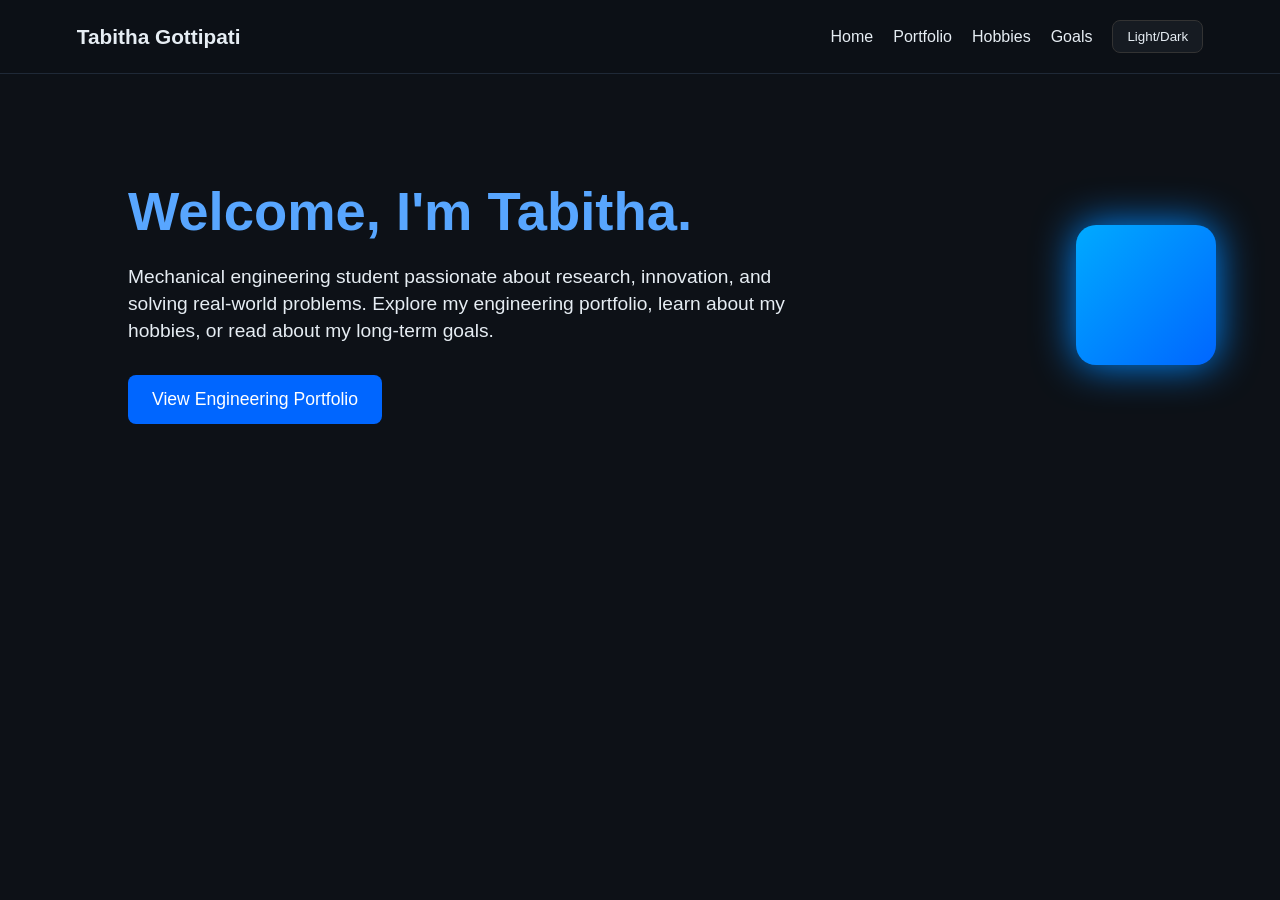
<file: index.html>
<!DOCTYPE html>
<html lang="en">

<head>
<meta charset="UTF-8" />
<meta name="viewport" content="width=device-width, initial-scale=1.0" />
<title>Tabitha Gottipati</title>

<style>
/* GLOBAL RESET */
* {
    margin: 0;
    padding: 0;
    box-sizing: border-box;
    font-family: "Segoe UI", sans-serif;
    scroll-behavior: smooth;
}

body {
    background: #0d1117;
    color: #e6edf3;
    overflow-x: hidden;
    transition: background 0.3s, color 0.3s;
}

/* LIGHT MODE */
body.light {
    background: #f5f5f5;
    color: #111;
}

body.light nav {
    background: rgba(255,255,255,0.8);
    border-bottom: 1px solid #ccc;
}

body.light .hero h1 {
    color: #0066cc;
}

/* NAVIGATION */
nav {
    position: fixed;
    top: 0;
    width: 100%;
    padding: 20px 6%;
    background: rgba(13, 17, 23, 0.8);
    backdrop-filter: blur(10px);
    display: flex;
    justify-content: space-between;
    align-items: center;
    z-index: 999;
    border-bottom: 1px solid #1f2937;
}

nav .logo {
    font-size: 1.3rem;
    font-weight: 700;
}

nav .links {
    display: flex;
    gap: 20px;
    align-items: center;
}

nav a {
    color: inherit;
    text-decoration: none;
    font-weight: 500;
    transition: 0.2s;
}

nav a:hover {
    color: #58a6ff;
}

/* LIGHT/DARK TOGGLE */
#toggle {
    cursor: pointer;
    padding: 8px 14px;
    border-radius: 8px;
    background: #161b22;
    border: 1px solid #333;
    color: #e6edf3;
    transition: 0.2s;
}

body.light #toggle {
    background: #ddd;
    color: #111;
    border: 1px solid #aaa;
}

/* FLOATING SHAPE */
#floating-shape {
    position: fixed;
    top: 25%;
    right: 5%;
    width: 140px;
    height: 140px;
    background: linear-gradient(135deg, #00aaff, #0066ff);
    border-radius: 20px;
    filter: drop-shadow(0 0 20px #0088ff);
    transform-style: preserve-3d;
    transition: transform 0.1s linear;
    z-index: 1000;
}

/* HERO SECTION */
.hero {
    padding: 180px 10% 120px;
    text-align: left;
}

.hero h1 {
    font-size: 3.4rem;
    margin-bottom: 20px;
    color: #58a6ff;
}

.hero p {
    font-size: 1.2rem;
    max-width: 700px;
    line-height: 1.7rem;
    margin-bottom: 30px;
}

.hero .btn {
    display: inline-block;
    padding: 14px 24px;
    background: #0066ff;
    color: white;
    border-radius: 8px;
    text-decoration: none;
    font-size: 1.1rem;
    transition: 0.2s;
}

.hero .btn:hover {
    background: #004ecc;
}

/* RESPONSIVE */
@media (max-width: 700px) {
    #floating-shape {
        display: none;
    }

    .hero h1 {
        font-size: 2.6rem;
    }

    .hero p {
        font-size: 1.05rem;
    }
}
</style>
</head>

<body>

<!-- NAV -->
<nav>
    <div class="logo">Tabitha Gottipati</div>
    <div class="links">
        <a href="index.html">Home</a>
        <a href="portfolio.html">Portfolio</a>
        <a href="hobbies.html">Hobbies</a>
        <a href="goals.html">Goals</a>
        <button id="toggle">Light/Dark</button>
    </div>
</nav>

<!-- FLOATING SHAPE -->
<div id="floating-shape"></div>

<!-- HERO -->
<section class="hero">
    <h1>Welcome, I'm Tabitha.</h1>
    <p>
        Mechanical engineering student passionate about research, innovation, and solving real‑world problems. 
        Explore my engineering portfolio, learn about my hobbies, or read about my long‑term goals.
    </p>

    <a class="btn" href="portfolio.html">View Engineering Portfolio</a>
</section>

<script>
/* ROTATE SHAPE ON SCROLL */
const shape = document.getElementById("floating-shape");
window.addEventListener("scroll", () => {
    const y = window.scrollY;
    shape.style.transform = `rotateX(${y * 0.25}deg) rotateY(${y * 0.35}deg)`;
});

/* LIGHT/DARK MODE */
document.getElementById("toggle").onclick = () => {
    document.body.classList.toggle("light");
};
</script>

</body>
</html>
</file>
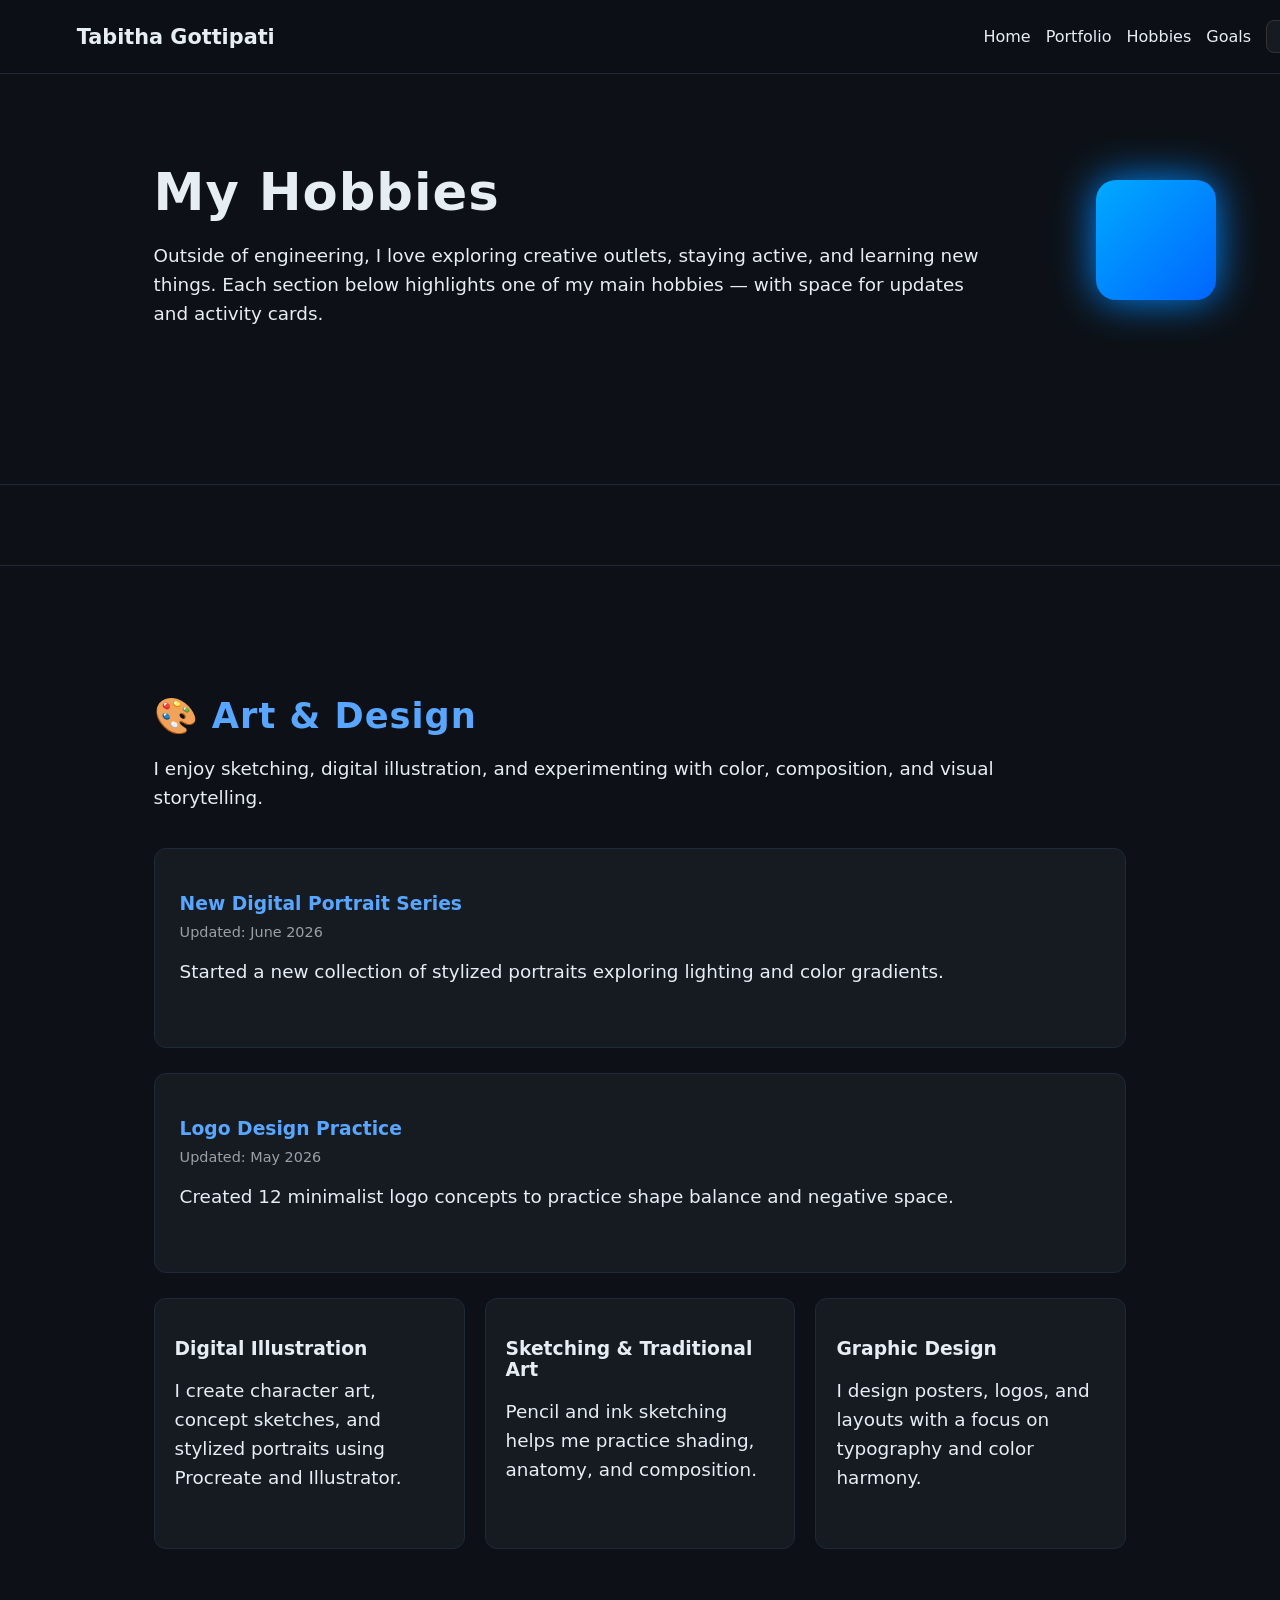
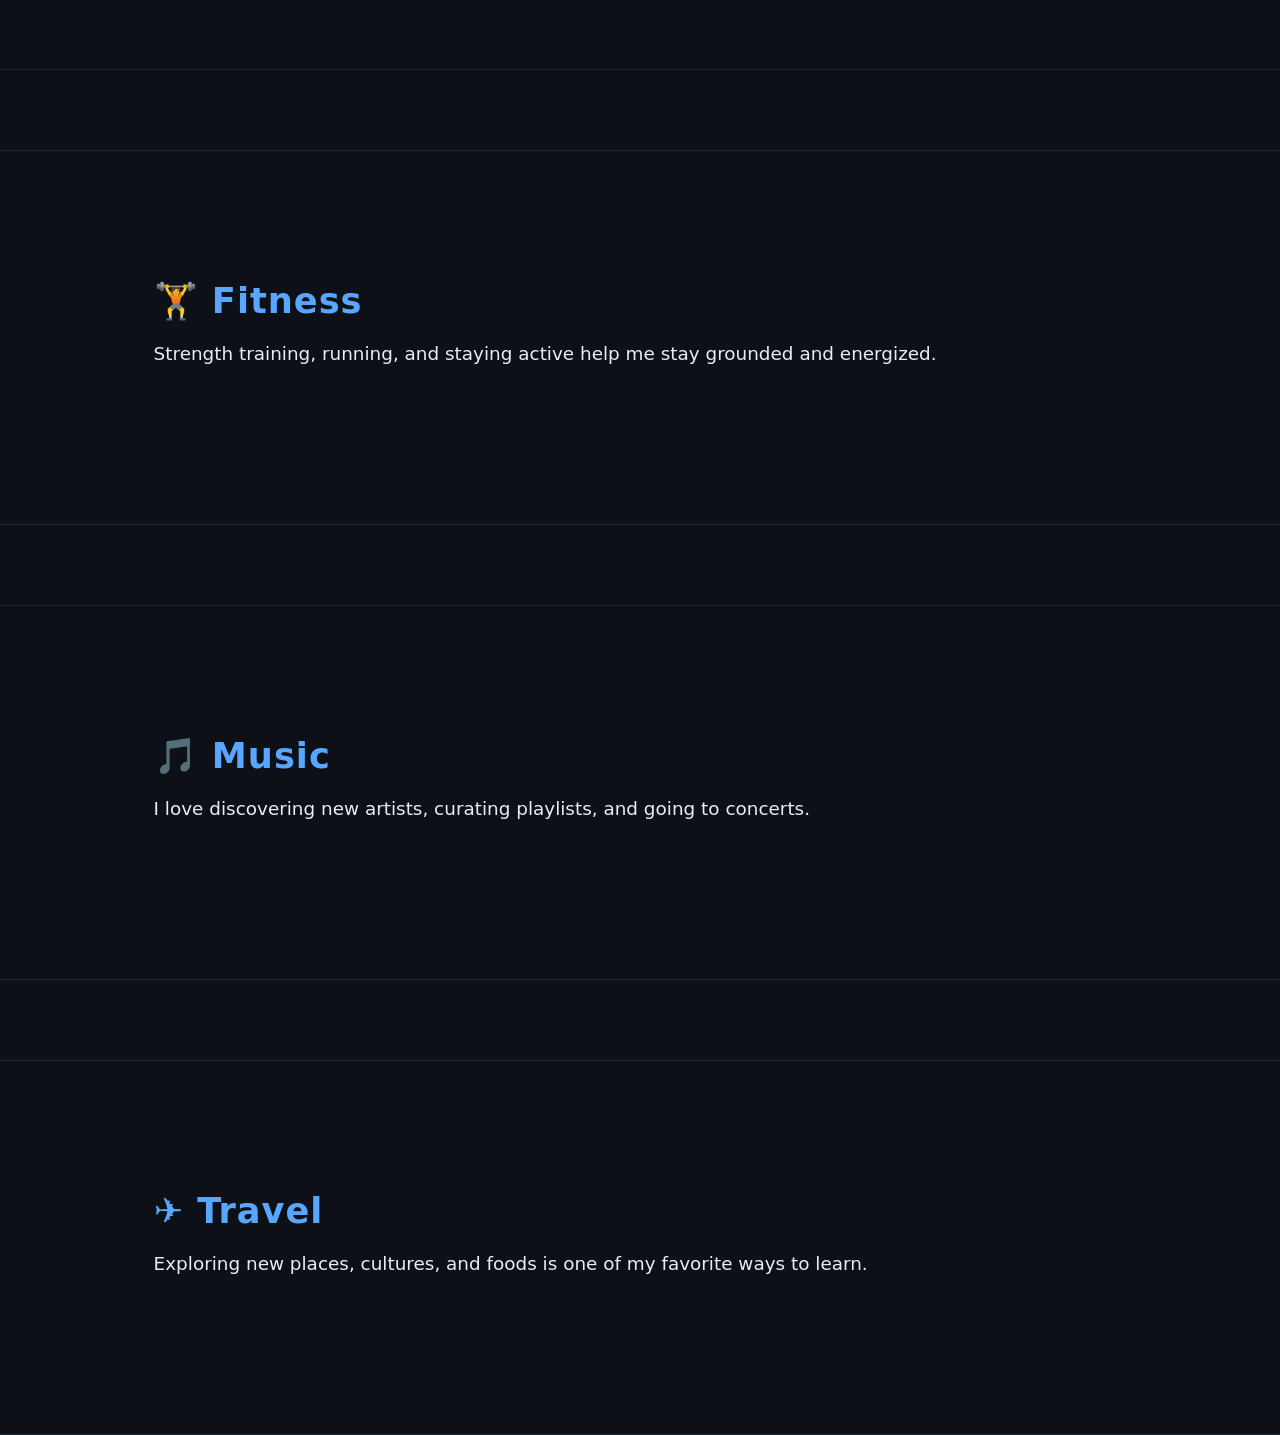
<file: hobbies.html>
<!DOCTYPE html>
<html lang="en">

<head>
<meta charset="UTF-8" />
<meta name="viewport" content="width=device-width, initial-scale=1.0" />
<title>Hobbies — Tabitha Gottipati</title>

<link rel="stylesheet" href="style.css">
</head>

<body>

<!-- NAVIGATION -->
<nav>
  <div class="logo">
    <a href="index.html">Tabitha Gottipati</a>
  </div>
  <div class="links">
    <a href="index.html">Home</a>
    <a href="portfolio.html">Portfolio</a>
    <a href="hobbies.html">Hobbies</a>
    <a href="goals.html">Goals</a>
    <button id="toggle">Light/Dark</button>
  </div>
</nav>

<!-- FLOATING SHAPE -->
<div id="floating-shape"></div>

<!-- HERO -->
<section class="hero hobby-section">
  <h1>My Hobbies</h1>
  <p>
    Outside of engineering, I love exploring creative outlets, staying active, and learning new things.
    Each section below highlights one of my main hobbies — with space for updates and activity cards.
  </p>
</section>

<!-- 🎨 ART & DESIGN -->
<section id="art-design" class="hobby-section">
  <h2>🎨 Art & Design</h2>
  <p>
    I enjoy sketching, digital illustration, and experimenting with color, composition,
    and visual storytelling.
  </p>

  <!-- BLOG UPDATES -->
  <div class="update-card">
    <h3>New Digital Portrait Series</h3>
    <div class="date">Updated: June 2026</div>
    <p>Started a new collection of stylized portraits exploring lighting and color gradients.</p>
  </div>

  <div class="update-card">
    <h3>Logo Design Practice</h3>
    <div class="date">Updated: May 2026</div>
    <p>Created 12 minimalist logo concepts to practice shape balance and negative space.</p>
  </div>

  <!-- GENERAL CARDS -->
  <div class="gallery">

    <div class="project">
      <h3>Digital Illustration</h3>
      <p>I create character art, concept sketches, and stylized portraits using Procreate and Illustrator.</p>
    </div>

    <div class="project">
      <h3>Sketching & Traditional Art</h3>
      <p>Pencil and ink sketching helps me practice shading, anatomy, and composition.</p>
    </div>

    <div class="project">
      <h3>Graphic Design</h3>
      <p>I design posters, logos, and layouts with a focus on typography and color harmony.</p>
    </div>

  </div>
</section>

<!-- 🏋️ FITNESS -->
<section id="fitness" class="hobby-section">
  <h2>🏋️ Fitness</h2>
  <p>Strength training, running, and staying active help me stay grounded and energized.</p>

  <div class="gallery">
    <!-- Add Fitness cards here -->
  </div>
</section>

<!-- 🎵 MUSIC -->
<section id="music" class="hobby-section">
  <h2>🎵 Music</h2>
  <p>I love discovering new artists, curating playlists, and going to concerts.</p>

  <div class="gallery">
    <!-- Add Music cards here -->
  </div>
</section>

<!-- ✈️ TRAVEL -->
<section id="travel" class="hobby-section">
  <h2>✈️ Travel</h2>
  <p>Exploring new places, cultures, and foods is one of my favorite ways to learn.</p>

  <div class="gallery">
    <!-- Add Travel cards here -->
  </div>
</section>

<!-- JS -->
<script>
document.getElementById("toggle").onclick = () => {
    document.body.classList.toggle("light");
};

const shape = document.getElementById("floating-shape");
window.addEventListener("scroll", () => {
    const y = window.scrollY;
    shape.style.transform = `rotateX(${y * 0.25}deg) rotateY(${y * 0.35}deg)`;
});
</script>

</body>
</html>
</file>
<file: style.css>
/* ------------------------------ */
/* GLOBAL + PORTFOLIO STYLING     */
/* ------------------------------ */

body {
  margin: 0;
  font-family: system-ui, -apple-system, BlinkMacSystemFont, "Segoe UI", sans-serif;
  background: #0d1117;
  color: #e6edf3;
}

body.light {
  background: #f5f5f5;
  color: #111827;
}

/* NAVIGATION */
nav {
  position: fixed;
  top: 0;
  width: 100%;
  padding: 20px 6%;
  background: rgba(13, 17, 23, 0.8);
  backdrop-filter: blur(10px);
  display: flex;
  justify-content: space-between;
  align-items: center;
  flex-wrap: wrap;
  z-index: 999;
  border-bottom: 1px solid #1f2937;
}

.logo a {
  color: inherit;
  text-decoration: none;
  font-weight: 700;
  font-size: 1.3rem;
}

nav .links {
  display: flex;
  flex-wrap: wrap;
  gap: 15px;
  align-items: center;
}

nav a {
  color: inherit;
  text-decoration: none;
  font-weight: 500;
  transition: 0.2s;
}

nav a:hover {
  color: #58a6ff;
}

/* LIGHT/DARK TOGGLE */
#toggle {
  cursor: pointer;
  padding: 8px 14px;
  border-radius: 8px;
  background: #161b22;
  border: 1px solid #333;
  color: #e6edf3;
  transition: 0.2s;
}

body.light #toggle {
  background: #ddd;
  color: #111;
  border: 1px solid #aaa;
}

/* FLOATING SHAPE */
#floating-shape {
  position: fixed;
  top: 20%;
  right: 5%;
  width: 120px;
  height: 120px;
  background: linear-gradient(135deg, #00aaff, #0066ff);
  border-radius: 20px;
  filter: drop-shadow(0 0 20px #0088ff);
  transform-style: preserve-3d;
  transition: transform 0.1s linear;
  z-index: 1000;
}

/* SECTIONS */
section {
  padding: 120px 10%;
  border-bottom: 1px solid #1f2937;
}

h1, h2 {
  font-weight: 700;
  letter-spacing: 1px;
}

h1 {
  font-size: 3.2rem;
  margin-bottom: 20px;
}

h2 {
  font-size: 2rem;
  margin-bottom: 20px;
  color: #58a6ff;
}

p {
  font-size: 1.1rem;
  line-height: 1.7rem;
  max-width: 800px;
  margin-bottom: 20px;
}

/* CARDS */
.card {
  background: #161b22;
  padding: 30px;
  border-radius: 12px;
  margin-top: 20px;
  border: 1px solid #1f2937;
  transition: transform 0.2s ease, box-shadow 0.2s ease;
}

.card:hover {
  transform: translateY(-5px);
  box-shadow: 0 0 20px rgba(88, 166, 255, 0.2);
}

/* PROJECT GALLERY */
.gallery {
  display: grid;
  grid-template-columns: repeat(auto-fit, minmax(260px, 1fr));
  gap: 20px;
}

.project {
  background: #161b22;
  padding: 20px;
  border-radius: 12px;
  border: 1px solid #1f2937;
  transition: 0.3s;
}

.project:hover {
  transform: scale(1.05);
  box-shadow: 0 0 20px rgba(88, 166, 255, 0.3);
}

/* TIMELINE */
.timeline {
  border-left: 3px solid #58a6ff;
  padding-left: 40px;
  margin-left: 160px;
  margin-top: 20px;
  position: relative;
}

.timeline-item {
  margin-bottom: 50px;
  position: relative;
  padding-left: 120px;
}

.timeline-item::before {
  content: "";
  width: 14px;
  height: 14px;
  background: #58a6ff;
  border-radius: 50%;
  position: absolute;
  left: -50px;
  top: 5px;
}

.timeline-item:hover::before {
  transform: scale(1.4);
  box-shadow: 0 0 12px #58a6ff, 0 0 20px #58a6ff;
}

.internship-date {
  position: absolute;
  left: -230px;
  top: 0;
  width: 150px;
  text-align: right;
  font-size: 0.95rem;
  color: #9aa0a6;
}

/* CONTACT */
.contact-box {
  background: #161b22;
  padding: 40px;
  border-radius: 12px;
  border: 1px solid #1f2937;
  max-width: 600px;
}

.contact-box a {
  color: #58a6ff;
  text-decoration: none;
  font-size: 1.2rem;
}

.contact-box a:hover {
  text-decoration: underline;
}

/* FOOTER */
footer {
  text-align: center;
  padding: 40px;
  color: #8b949e;
  font-size: 0.9rem;
}

/* ------------------------------ */
/* HOBBIES PAGE — NEW STYLING     */
/* ------------------------------ */

.hobby-section {
  padding: 120px 12%;
  max-width: 1100px;
  margin: 0 auto;
}

.hobby-section h2 {
  font-size: 2.2rem;
  margin-bottom: 15px;
  color: #58a6ff;
}

.hobby-section p {
  font-size: 1.15rem;
  line-height: 1.8rem;
  margin-bottom: 35px;
  max-width: 850px;
}

.hobby-section + .hobby-section {
  margin-top: 80px;
  border-top: 1px solid #1f2937;
  padding-top: 100px;
}

/* Blog-style update cards */
.update-card {
  background: #161b22;
  padding: 25px;
  border-radius: 12px;
  border: 1px solid #1f2937;
  margin-bottom: 25px;
  transition: 0.2s ease;
}

.update-card:hover {
  transform: translateY(-4px);
  box-shadow: 0 0 18px rgba(88, 166, 255, 0.25);
}

.update-card h3 {
  margin-bottom: 10px;
  color: #58a6ff;
}

.update-card .date {
  font-size: 0.9rem;
  color: #9aa0a6;
  margin-bottom: 10px;
}

/* ------------------------------ */
/* RESPONSIVE DESIGN              */
/* ------------------------------ */

@media (max-width: 900px) {
  .timeline { margin-left: 60px; }
  .internship-date { left: -120px; }
}

@media (max-width: 700px) {
  #floating-shape { display: none; }
  nav { flex-direction: column; align-items: flex-start; }
  .timeline { border-left: none; margin-left: 0; padding-left: 0; }
  .timeline-item { padding-left: 0; }
  .timeline-item::before { display: none; }
  .internship-date { position: relative; left: 0; text-align: left; }
}
</file>
